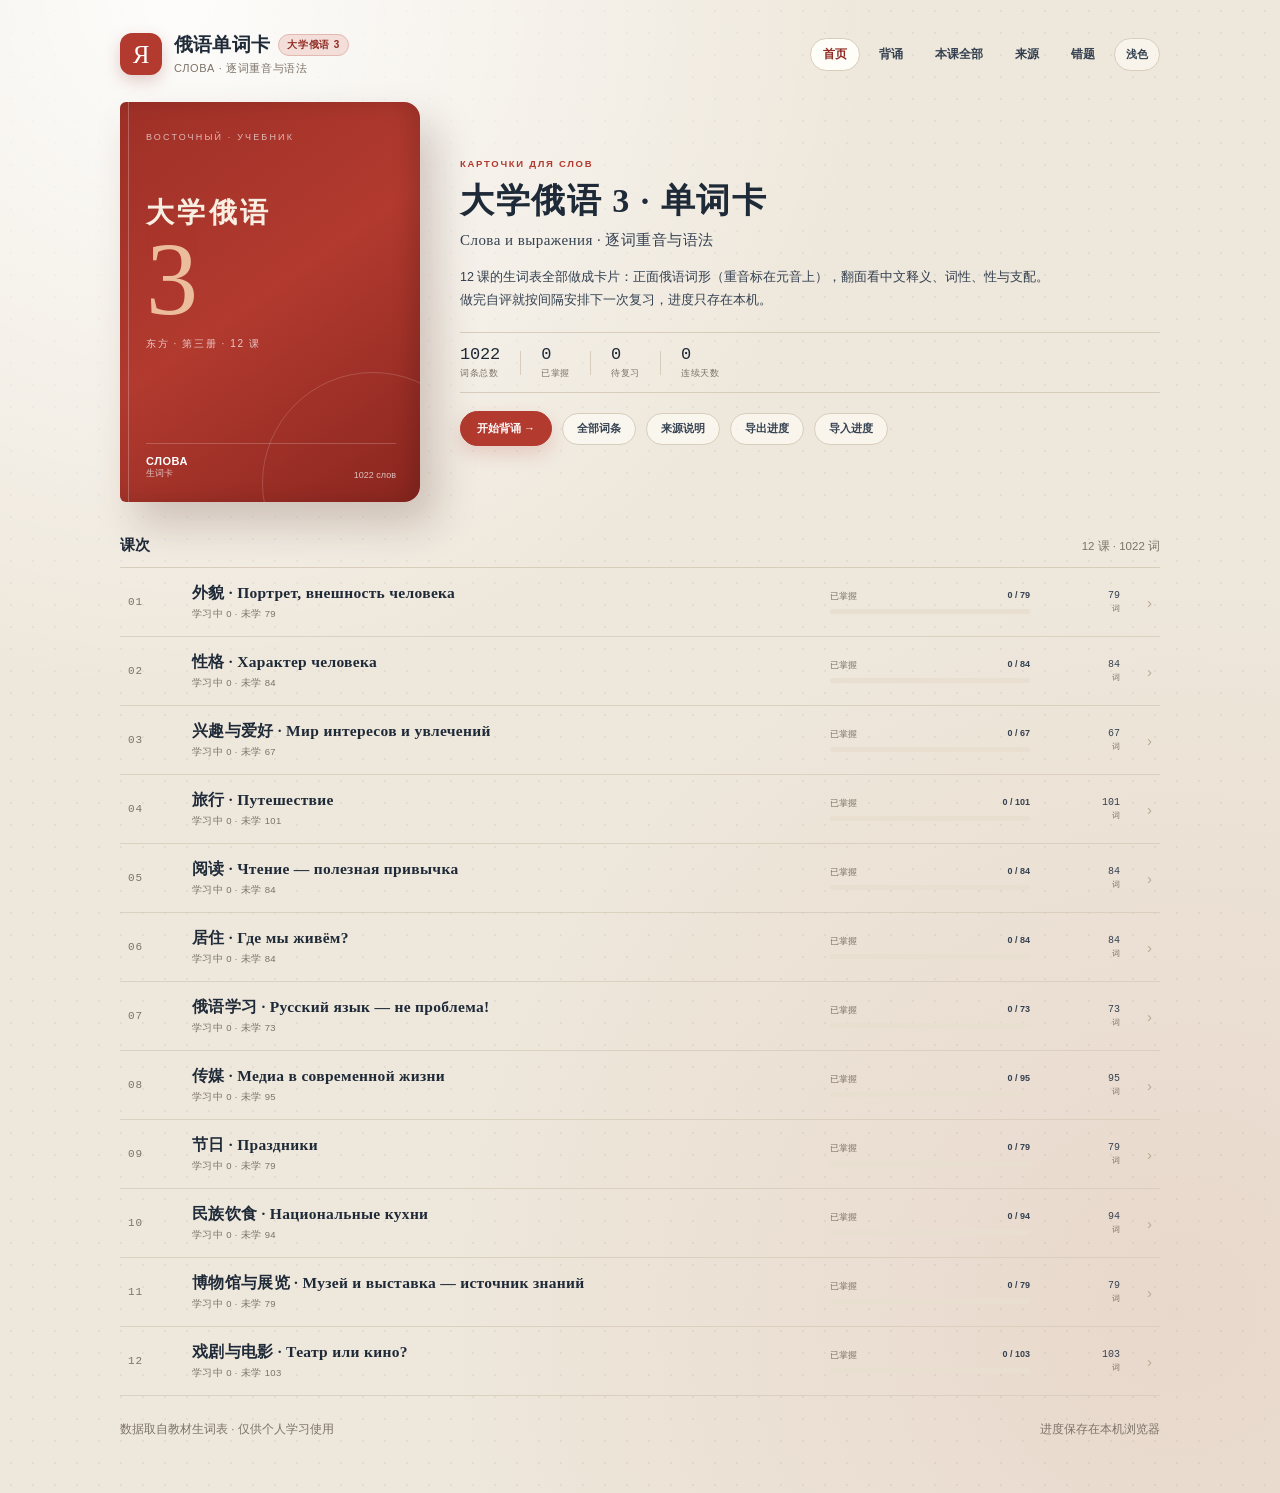
<file: index.html>
<!doctype html>
<html lang="zh-CN">
<head>
<meta charset="utf-8">
<meta name="viewport" content="width=device-width, initial-scale=1">
<script>try{var m=localStorage.getItem("rwc-theme")||"light";if(m==="dark"||(m==="auto"&&matchMedia("(prefers-color-scheme: dark)").matches))document.documentElement.setAttribute("data-theme","dark");}catch(e){}</script>
<meta name="theme-color" content="#eee7db">
<title>大学俄语 3 · 俄语单词卡</title>
<link rel="stylesheet" href="styles.css">
<link rel="icon" href="favicon.svg" type="image/svg+xml">
<link rel="manifest" href="manifest.webmanifest">
</head>
<body>
<div class="page">

  <header class="topbar">
    <div class="brand">
      <div class="brand-mark" aria-hidden="true">Я</div>
      <div class="brand-copy">
        <div class="brand-line">
          <h1>俄语单词卡</h1>
          <span class="alpha-badge">大学俄语 3</span>
        </div>
        <p>СЛОВА · 逐词重音与语法</p>
      </div>
    </div>
    <nav class="nav">
      <a href="index.html" class="active">首页</a>
      <a href="study.html">背诵</a>
      <a href="unit.html">本课全部</a>
      <a href="sources.html">来源</a>
      <a href="wrong.html">错题</a>
      <button type="button" class="theme-btn" data-theme-toggle>跟随系统</button>
    </nav>
  </header>

  <section class="hero">
    <div class="cover" aria-hidden="true">
      <div class="cover-kicker">ВОСТОЧНЫЙ · УЧЕБНИК</div>
      <div class="cover-title">大学俄语</div>
      <div class="cover-num">3</div>
      <div class="cover-edition">东方 · 第三册 · 12 课</div>
      <div class="cover-foot">
        <div><strong>СЛОВА</strong>生词卡</div>
        <div><span id="coverCount">1022</span> слов</div>
      </div>
    </div>

    <div class="book-copy">
      <div class="eyebrow">Карточки для слов</div>
      <h1>大学俄语 3 · 单词卡</h1>
      <p class="ru-line">Слова и выражения · 逐词重音与语法</p>
      <p class="book-desc">
        12 课的生词表全部做成卡片：正面俄语词形（重音标在元音上），翻面看中文释义、词性、性与支配。
        做完自评就按间隔安排下一次复习，进度只存在本机。
      </p>

      <div class="book-stats">
        <div class="stat"><b id="sTotal">0</b><span>词条总数</span></div>
        <span class="stat-sep"></span>
        <div class="stat"><b id="sDone">0</b><span>已掌握</span></div>
        <span class="stat-sep"></span>
        <div class="stat"><b id="sDue">0</b><span>待复习</span></div>
        <span class="stat-sep"></span>
        <div class="stat"><b id="sStreak">0</b><span>连续天数</span></div>
      </div>

      <div class="book-actions">
        <a class="primary-btn" href="study.html">开始背诵 →</a>
        <a class="ghost-btn" href="unit.html">全部词条</a>
        <a class="ghost-btn" href="sources.html">来源说明</a>
        <button type="button" class="ghost-btn" id="exportBtn">导出进度</button>
        <button type="button" class="ghost-btn" id="importBtn">导入进度</button>
        <input type="file" id="fileInput" accept="application/json,.json" hidden>
        <span class="io-hint" id="ioHint"></span>
      </div>
    </div>
  </section>

  <div class="section-title" style="margin-top:34px">
    <h2>课次</h2>
    <p class="section-count" id="lessonCount"></p>
  </div>
  <div class="unit-list" id="units"></div>

  <footer class="foot">
    <div>数据取自教材生词表 · 仅供个人学习使用</div>
    <div>进度保存在本机浏览器</div>
  </footer>
</div>

<script src="data/course.js"></script>
<script src="common.js"></script>
<script src="index.js"></script>
<script src="theme.js"></script>
<script src="pwa.js"></script>
</body>
</html>
</file>
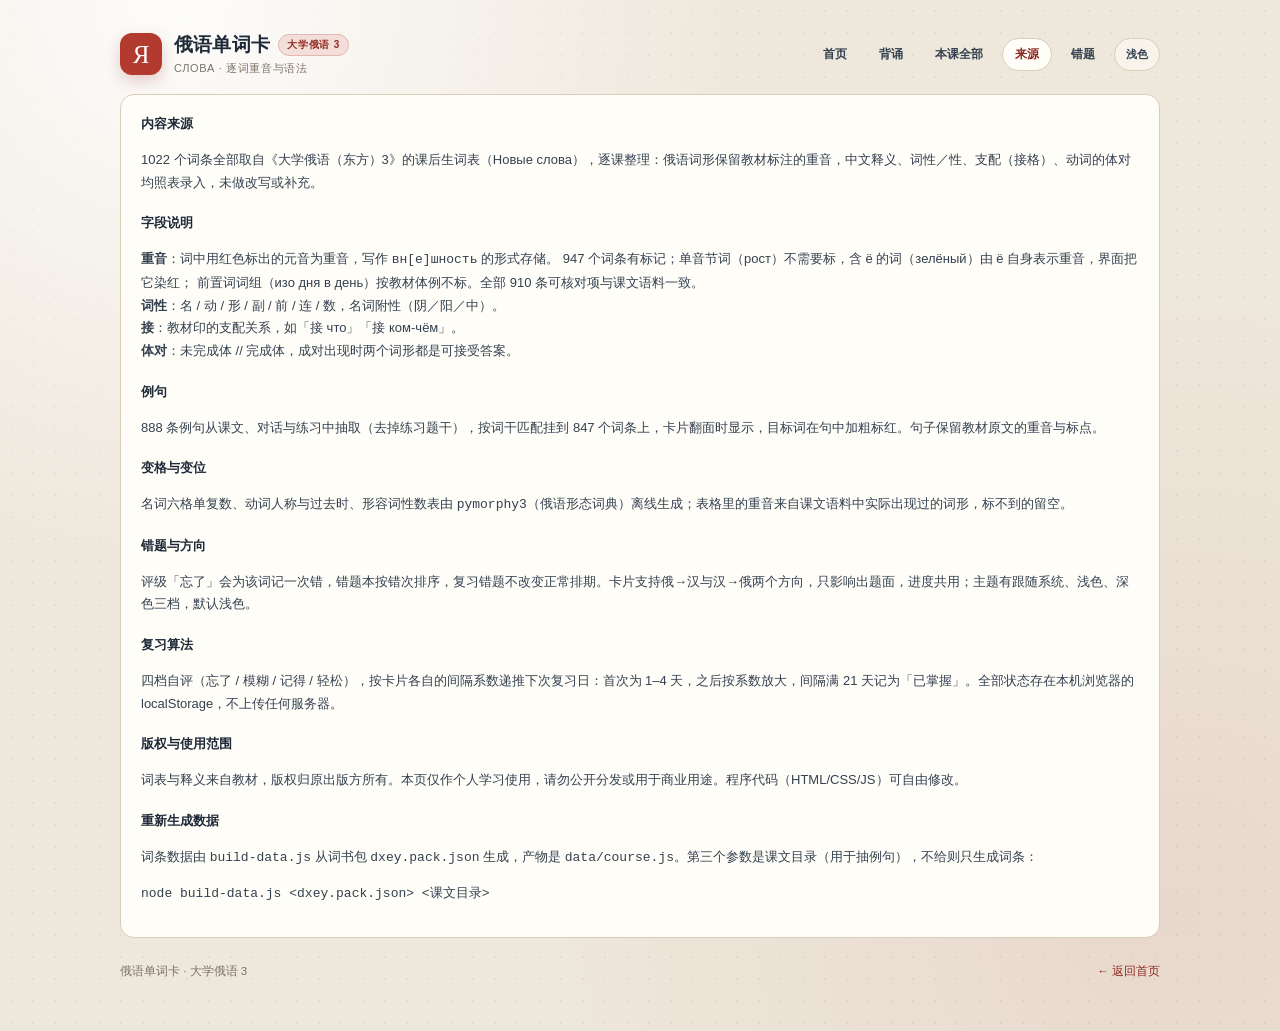
<file: sources.html>
<!doctype html>
<html lang="zh-CN">
<head>
<meta charset="utf-8">
<meta name="viewport" content="width=device-width, initial-scale=1">
<script>try{var m=localStorage.getItem("rwc-theme")||"light";if(m==="dark"||(m==="auto"&&matchMedia("(prefers-color-scheme: dark)").matches))document.documentElement.setAttribute("data-theme","dark");}catch(e){}</script>
<meta name="theme-color" content="#eee7db">
<title>来源与用法 · 俄语单词卡</title>
<link rel="stylesheet" href="styles.css">
<link rel="icon" href="favicon.svg" type="image/svg+xml">
<link rel="manifest" href="manifest.webmanifest">
</head>
<body>
<div class="page">

  <header class="topbar">
    <div class="brand">
      <div class="brand-mark" aria-hidden="true">Я</div>
      <div class="brand-copy">
        <div class="brand-line">
          <h1>俄语单词卡</h1>
          <span class="alpha-badge">大学俄语 3</span>
        </div>
        <p>СЛОВА · 逐词重音与语法</p>
      </div>
    </div>
    <nav class="nav">
      <a href="index.html">首页</a>
      <a href="study.html">背诵</a>
      <a href="unit.html">本课全部</a>
      <a href="sources.html" class="active">来源</a>
      <a href="wrong.html">错题</a>
      <button type="button" class="theme-btn" data-theme-toggle>跟随系统</button>
    </nav>
  </header>

  <div class="prose">
    <h3>内容来源</h3>
    <p>1022 个词条全部取自《大学俄语（东方）3》的课后生词表（Новые слова），逐课整理：俄语词形保留教材标注的重音，中文释义、词性／性、支配（接格）、动词的体对均照表录入，未做改写或补充。</p>

    <h3>字段说明</h3>
    <p><b>重音</b>：词中用红色标出的元音为重音，写作 <code>вн[е]шность</code> 的形式存储。
    947 个词条有标记；单音节词（рост）不需要标，含 ё 的词（зелёный）由 ё 自身表示重音，界面把它染红；
    前置词词组（изо дня в день）按教材体例不标。全部 910 条可核对项与课文语料一致。<br>
    <b>词性</b>：名 / 动 / 形 / 副 / 前 / 连 / 数，名词附性（阴／阳／中）。<br>
    <b>接</b>：教材印的支配关系，如「接 что」「接 ком-чём」。<br>
    <b>体对</b>：未完成体 // 完成体，成对出现时两个词形都是可接受答案。</p>

    <h3>例句</h3>
    <p>888 条例句从课文、对话与练习中抽取（去掉练习题干），按词干匹配挂到 847 个词条上，卡片翻面时显示，目标词在句中加粗标红。句子保留教材原文的重音与标点。</p>

    <h3>变格与变位</h3>
    <p>名词六格单复数、动词人称与过去时、形容词性数表由 <code>pymorphy3</code>（俄语形态词典）离线生成；表格里的重音来自课文语料中实际出现过的词形，标不到的留空。</p>

    <h3>错题与方向</h3>
    <p>评级「忘了」会为该词记一次错，错题本按错次排序，复习错题不改变正常排期。卡片支持俄→汉与汉→俄两个方向，只影响出题面，进度共用；主题有跟随系统、浅色、深色三档，默认浅色。</p>

    <h3>复习算法</h3>
    <p>四档自评（忘了 / 模糊 / 记得 / 轻松），按卡片各自的间隔系数递推下次复习日：首次为 1–4 天，之后按系数放大，间隔满 21 天记为「已掌握」。全部状态存在本机浏览器的 localStorage，不上传任何服务器。</p>

    <h3>版权与使用范围</h3>
    <p>词表与释义来自教材，版权归原出版方所有。本页仅作个人学习使用，请勿公开分发或用于商业用途。程序代码（HTML/CSS/JS）可自由修改。</p>

    <h3>重新生成数据</h3>
    <p>词条数据由 <code>build-data.js</code> 从词书包 <code>dxey.pack.json</code> 生成，产物是 <code>data/course.js</code>。第三个参数是课文目录（用于抽例句），不给则只生成词条：</p>
    <p><code>node build-data.js &lt;dxey.pack.json&gt; &lt;课文目录&gt;</code></p>
  </div>

  <footer class="foot">
    <div>俄语单词卡 · 大学俄语 3</div>
    <div><a href="index.html">← 返回首页</a></div>
  </footer>
</div>
<script src="theme.js"></script>
<script src="pwa.js"></script>
</body>
</html>
</file>
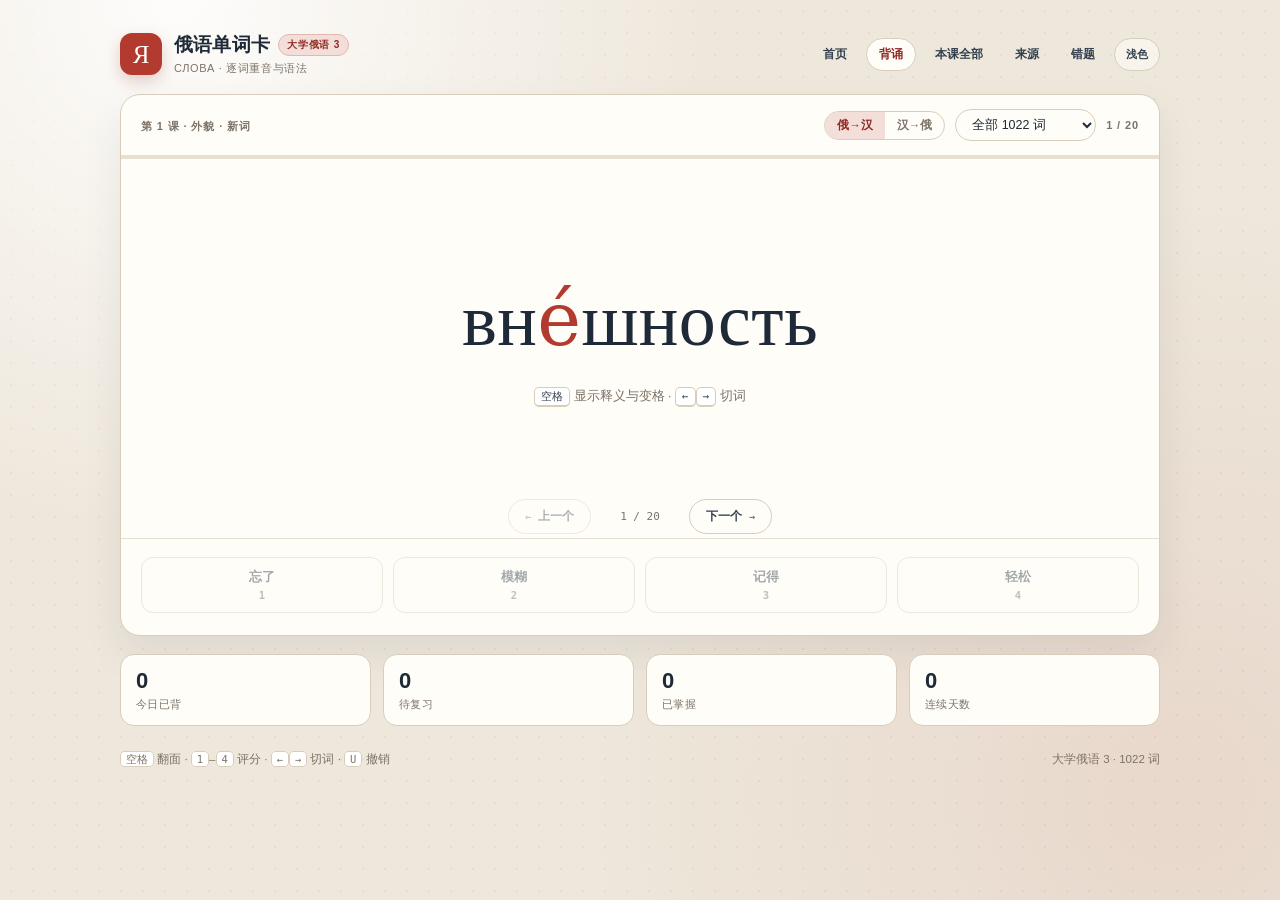
<file: study.html>
<!doctype html>
<html lang="zh-CN">
<head>
<meta charset="utf-8">
<meta name="viewport" content="width=device-width, initial-scale=1">
<script>try{var m=localStorage.getItem("rwc-theme")||"light";if(m==="dark"||(m==="auto"&&matchMedia("(prefers-color-scheme: dark)").matches))document.documentElement.setAttribute("data-theme","dark");}catch(e){}</script>
<meta name="theme-color" content="#eee7db">
<title>背诵 · 俄语单词卡</title>
<link rel="stylesheet" href="styles.css">
<link rel="icon" href="favicon.svg" type="image/svg+xml">
<link rel="manifest" href="manifest.webmanifest">
</head>
<body>
<div class="page">

  <header class="topbar">
    <div class="brand">
      <div class="brand-mark" aria-hidden="true">Я</div>
      <div class="brand-copy">
        <div class="brand-line">
          <h1>俄语单词卡</h1>
          <span class="alpha-badge">大学俄语 3</span>
        </div>
        <p>СЛОВА · 逐词重音与语法</p>
      </div>
    </div>
    <nav class="nav">
      <a href="index.html">首页</a>
      <a href="study.html" class="active">背诵</a>
      <a href="unit.html">本课全部</a>
      <a href="sources.html">来源</a>
      <a href="wrong.html">错题</a>
      <button type="button" class="theme-btn" data-theme-toggle>跟随系统</button>
    </nav>
  </header>

  <main class="stage">
    <div class="stage-head">
      <div>
        <span class="eyebrow" id="deckTag">第 1 课</span>
      </div>
      <div class="head-right">
        <div class="dir-switch" role="group" aria-label="学习方向">
          <button type="button" id="dirRu" class="active">俄→汉</button>
          <button type="button" id="dirZh">汉→俄</button>
        </div>
        <label class="sr-only" for="lessonSelect">选择课次</label>
        <select id="lessonSelect"></select>
        <span class="eyebrow" id="counter">0 / 0</span>
      </div>
    </div>

    <div class="progress" aria-hidden="true"><span id="progressBar"></span></div>

    <div class="card-area" id="cardArea">
      <p class="placeholder">正在载入词书…</p>
    </div>

    <div class="pager">
      <button type="button" id="prevBtn" aria-label="上一个单词"><kbd>←</kbd> 上一个</button>
      <span class="pos" id="pagerPos">— / —</span>
      <button type="button" id="nextBtn" aria-label="下一个单词">下一个 <kbd>→</kbd></button>
    </div>

    <div class="grades" id="grades">
      <button class="grade" data-g="1" disabled>忘了<kbd>1</kbd></button>
      <button class="grade" data-g="2" disabled>模糊<kbd>2</kbd></button>
      <button class="grade" data-g="3" disabled>记得<kbd>3</kbd></button>
      <button class="grade" data-g="4" disabled>轻松<kbd>4</kbd></button>
    </div>
  </main>

  <section class="stats">
    <div class="stat"><b id="statToday">0</b><span>今日已背</span></div>
    <div class="stat"><b id="statDue">0</b><span>待复习</span></div>
    <div class="stat"><b id="statDone">0</b><span>已掌握</span></div>
    <div class="stat"><b id="statStreak">0</b><span>连续天数</span></div>
  </section>

  <footer class="foot">
    <div><kbd>空格</kbd> 翻面 · <kbd>1</kbd>–<kbd>4</kbd> 评分 · <kbd>←</kbd><kbd>→</kbd> 切词 · <kbd>U</kbd> 撤销</div>
    <div id="bookTitle">大学俄语 3</div>
  </footer>
</div>

<script src="data/course.js"></script>
<script src="data/forms.js"></script>
<script src="common.js"></script>
<script src="study.js"></script>
<script src="theme.js"></script>
<script src="pwa.js"></script>
</body>
</html>
</file>
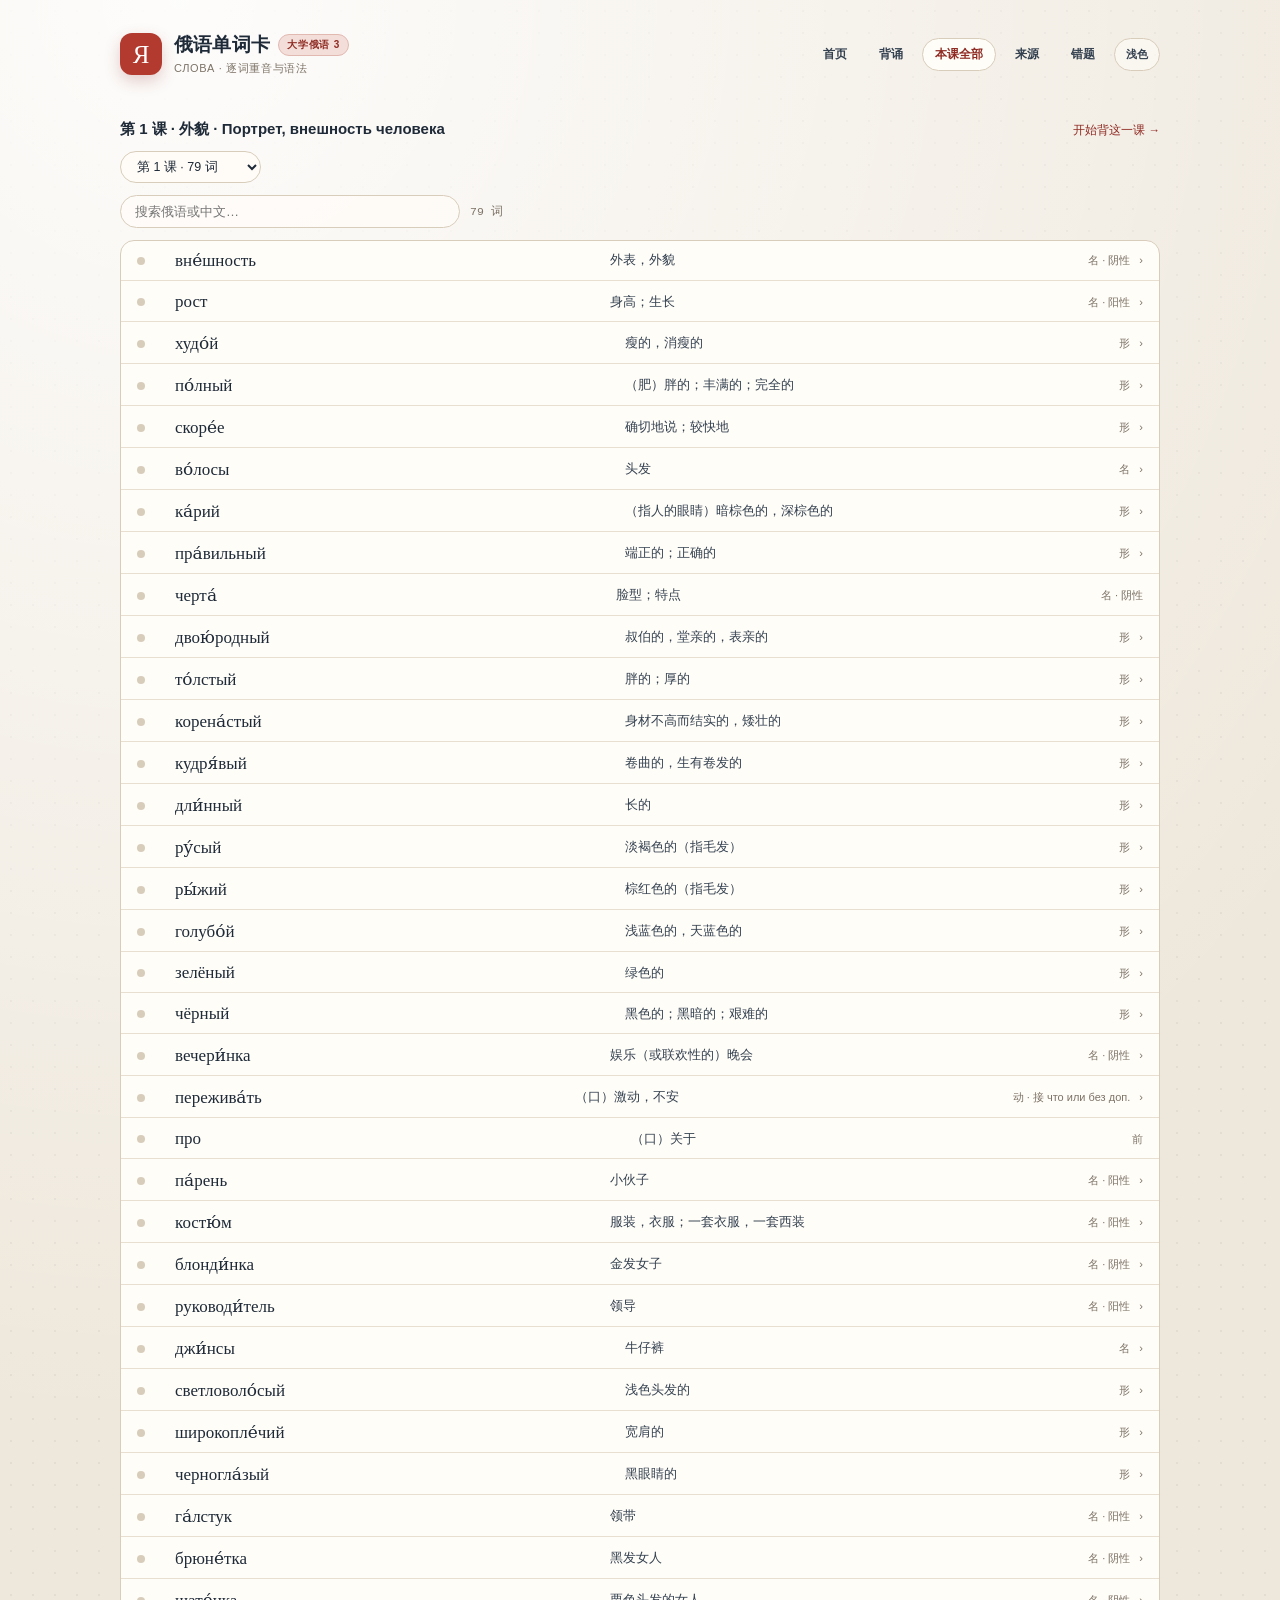
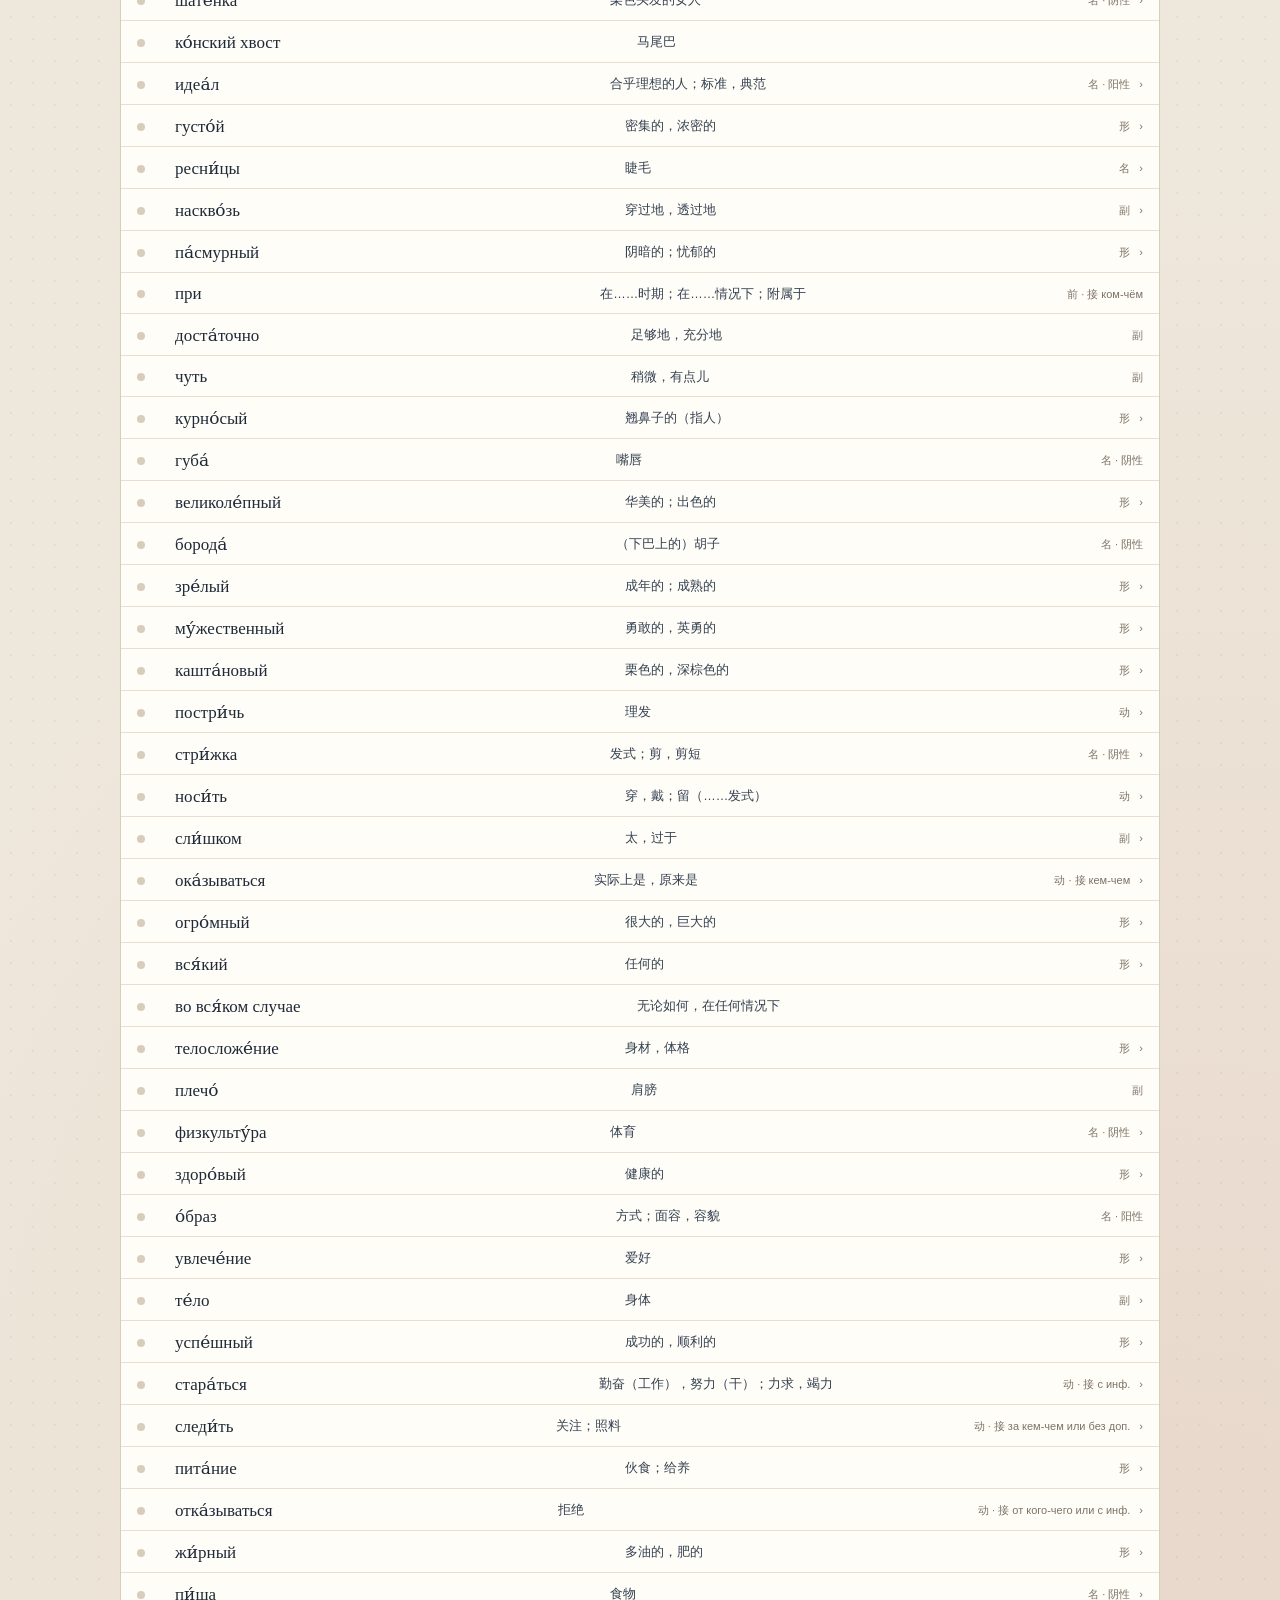
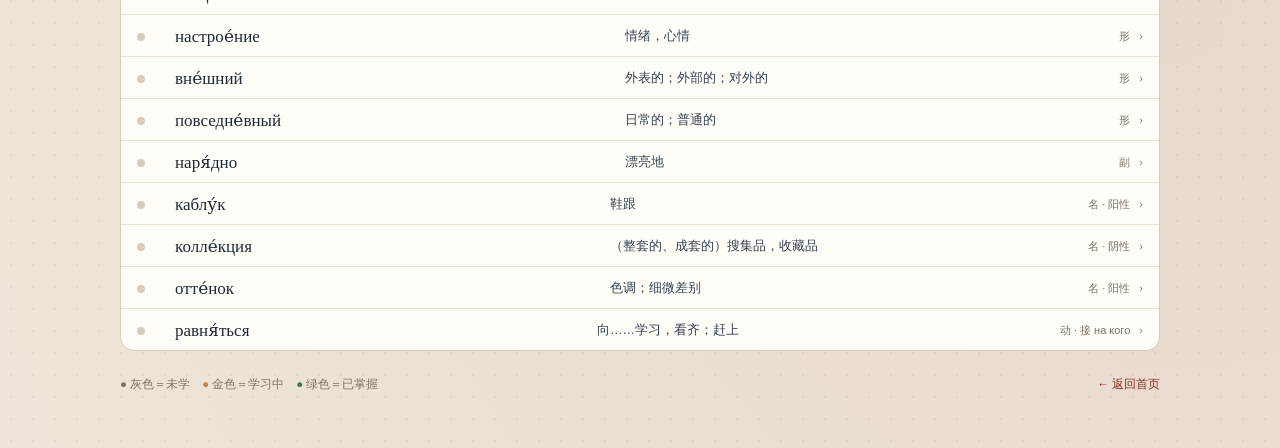
<file: unit.html>
<!doctype html>
<html lang="zh-CN">
<head>
<meta charset="utf-8">
<meta name="viewport" content="width=device-width, initial-scale=1">
<script>try{var m=localStorage.getItem("rwc-theme")||"light";if(m==="dark"||(m==="auto"&&matchMedia("(prefers-color-scheme: dark)").matches))document.documentElement.setAttribute("data-theme","dark");}catch(e){}</script>
<meta name="theme-color" content="#eee7db">
<title>本课全部 · 俄语单词卡</title>
<link rel="stylesheet" href="styles.css">
<link rel="icon" href="favicon.svg" type="image/svg+xml">
<link rel="manifest" href="manifest.webmanifest">
</head>
<body>
<div class="page">

  <header class="topbar">
    <div class="brand">
      <div class="brand-mark" aria-hidden="true">Я</div>
      <div class="brand-copy">
        <div class="brand-line">
          <h1>俄语单词卡</h1>
          <span class="alpha-badge">大学俄语 3</span>
        </div>
        <p>СЛОВА · 逐词重音与语法</p>
      </div>
    </div>
    <nav class="nav">
      <a href="index.html">首页</a>
      <a href="study.html">背诵</a>
      <a href="unit.html" class="active">本课全部</a>
      <a href="sources.html">来源</a>
      <a href="wrong.html">错题</a>
      <button type="button" class="theme-btn" data-theme-toggle>跟随系统</button>
    </nav>
  </header>

  <div class="section-title">
    <h2 id="unitTitle">本课全部</h2>
    <p><a href="index.html" id="studyLink">开始背这一课 →</a></p>
  </div>

  <div id="lessonPicker" class="head-right" style="margin:0 0 12px"></div>

  <div class="unit-search">
    <label class="sr-only" for="q">搜索本课单词</label>
    <input id="q" type="search" placeholder="搜索俄语或中文…" autocomplete="off">
    <span class="q-count" id="qCount"></span>
  </div>

  <div class="wordlist" id="words"></div>

  <footer class="foot">
    <div>● 灰色＝未学　<span style="color:var(--gold)">●</span> 金色＝学习中　<span style="color:var(--ok)">●</span> 绿色＝已掌握</div>
    <div><a href="index.html">← 返回首页</a></div>
  </footer>
</div>

<script src="data/course.js"></script>
<script src="data/forms.js"></script>
<script src="common.js"></script>
<script src="unit.js"></script>
<script src="theme.js"></script>
<script src="pwa.js"></script>
</body>
</html>
</file>
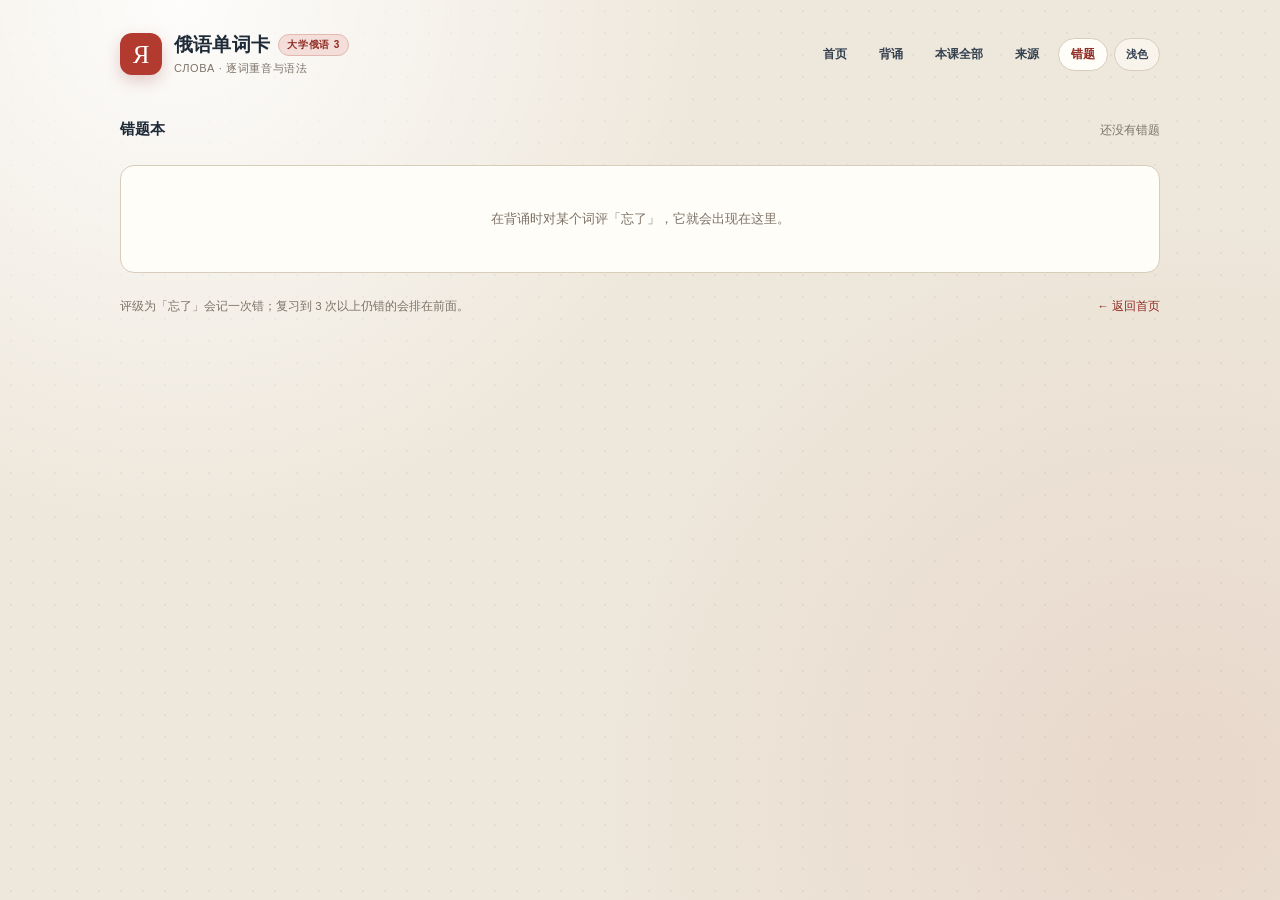
<file: wrong.html>
<!doctype html>
<html lang="zh-CN">
<head>
<meta charset="utf-8">
<meta name="viewport" content="width=device-width, initial-scale=1">
<script>try{var m=localStorage.getItem("rwc-theme")||"light";if(m==="dark"||(m==="auto"&&matchMedia("(prefers-color-scheme: dark)").matches))document.documentElement.setAttribute("data-theme","dark");}catch(e){}</script>
<meta name="theme-color" content="#eee7db">
<title>错题本 · 俄语单词卡</title>
<link rel="stylesheet" href="styles.css">
<link rel="icon" href="favicon.svg" type="image/svg+xml">
<link rel="manifest" href="manifest.webmanifest">
</head>
<body>
<div class="page">

  <header class="topbar">
    <div class="brand">
      <div class="brand-mark" aria-hidden="true">Я</div>
      <div class="brand-copy">
        <div class="brand-line">
          <h1>俄语单词卡</h1>
          <span class="alpha-badge">大学俄语 3</span>
        </div>
        <p>СЛОВА · 逐词重音与语法</p>
      </div>
    </div>
    <nav class="nav">
      <a href="index.html">首页</a>
      <a href="study.html">背诵</a>
      <a href="unit.html">本课全部</a>
      <a href="sources.html">来源</a>
      <a href="wrong.html" class="active">错题</a>
      <button type="button" class="theme-btn" data-theme-toggle>跟随系统</button>
    </nav>
  </header>

  <div class="section-title">
    <h2>错题本</h2>
    <p id="summary">—</p>
  </div>

  <div class="book-actions" style="margin:0 0 14px">
    <a class="primary-btn" href="study.html?wrong=1" id="reviewBtn">复习错题 →</a>
    <button type="button" class="ghost-btn" id="clearBtn">清除错题标记</button>
  </div>

  <div id="list" class="wordlist"></div>

  <footer class="foot">
    <div>评级为「忘了」会记一次错；复习到 3 次以上仍错的会排在前面。</div>
    <div><a href="index.html">← 返回首页</a></div>
  </footer>
</div>

<script src="data/course.js"></script>
<script src="data/forms.js"></script>
<script src="common.js"></script>
<script src="wrong.js"></script>
<script src="theme.js"></script>
<script src="pwa.js"></script>
</body>
</html>
</file>
<file: styles.css>
:root{
  --bg:#eee7db;
  --paper:#fffdf8;
  --ink:#1f2a38;
  --ink-soft:#344150;
  --muted:#7d7367;
  --line:#d8cdbb;
  --line-soft:#e8dfd1;
  --accent:#b23a2f;
  --accent-deep:#8f2b23;
  --accent-soft:#f3ded9;
  --gold:#b88a4f;
  --ok:#3d7a52;
  --ok-soft:#e2efe5;
  --warn:#a8752a;
  --ru-serif:"Times New Roman", Cambria, "Liberation Serif", serif;
  --zh-serif:"Noto Serif SC", "Source Han Serif SC", "Songti SC", STSong, SimSun, serif;
  --sans:"Segoe UI", "PingFang SC", "Microsoft YaHei", sans-serif;
  --mono:"Cascadia Mono", Consolas, "SFMono-Regular", monospace;
  /* 语义色（暗色模式下整体替换） */
  --line-strong:#c9b7a0;
  --paper-2:#ffffff;
  --tint:rgba(238,231,219,.55);
  --tint-strong:rgba(238,231,219,.5);
  --tint-weak:rgba(238,231,219,.28);
  --accent-line:#e2b9b1;
  --bad-bg:#fbeeec;  --bad-line:#e0b4ad;
  --warn-bg:#fdf3e2; --warn-line:#e3c9a0;
  --ok-bg:#eef4ec;   --ok-line:#c2d8c6;
  --ok-bg2:#e6f0e8;  --ok-line2:#b3cdb8;
  --dot-idle:#d8cdbb;
}
*{box-sizing:border-box}
html{min-height:100%}
body{
  margin:0;min-height:100vh;color:var(--ink);font-family:var(--sans);
  background-color:var(--bg);
  background-image:
    radial-gradient(circle at 14% 0%, rgba(255,255,255,.9), transparent 38%),
    radial-gradient(circle at 92% 88%, rgba(178,58,47,.09), transparent 42%),
    radial-gradient(rgba(31,42,56,.055) 1px, transparent 1px);
  background-size:auto, auto, 22px 22px;
  -webkit-font-smoothing:antialiased;
}
a{color:var(--accent-deep);text-decoration:none}
a:hover{text-decoration:underline}

.page{max-width:1080px;margin:0 auto;padding:22px 20px 56px}

/* 顶栏 */
.topbar{display:flex;align-items:center;justify-content:space-between;gap:16px;padding:10px 0 18px;flex-wrap:wrap}
.brand{display:flex;align-items:center;gap:12px}
.brand-mark{
  width:42px;height:42px;border-radius:12px;background:var(--accent);color:#fff;
  display:grid;place-items:center;font-family:var(--ru-serif);font-size:25px;line-height:1;
  box-shadow:0 6px 16px rgba(143,43,35,.22);
}
.brand-line{display:flex;align-items:center;gap:8px}
.brand h1{margin:0;font-size:19px;font-weight:650;letter-spacing:.01em}
.alpha-badge{
  font-size:10px;font-weight:700;letter-spacing:.08em;color:var(--accent-deep);
  background:var(--accent-soft);border:1px solid var(--accent-line);border-radius:999px;padding:3px 8px;
}
.brand p{margin:3px 0 0;font-size:11px;color:var(--muted);letter-spacing:.06em}

.nav{display:flex;gap:6px;flex-wrap:wrap}
.nav a{
  font-size:12px;font-weight:600;color:var(--ink-soft);padding:7px 12px;border-radius:999px;
  border:1px solid transparent;
}
.nav a:hover{background:rgba(255,253,248,.7);border-color:var(--line);text-decoration:none}
.nav a.active{background:var(--paper);border-color:var(--line);color:var(--accent-deep)}

/* 卡片舞台 */
.stage{background:var(--paper);border:1px solid var(--line);border-radius:20px;box-shadow:0 18px 40px rgba(31,42,56,.08);overflow:hidden}
.stage-head{display:flex;align-items:center;justify-content:space-between;gap:14px;padding:14px 20px;border-bottom:1px solid var(--line-soft);flex-wrap:wrap}
.eyebrow{font-size:11px;font-weight:700;letter-spacing:.08em;color:var(--muted)}
.head-right{display:flex;align-items:center;gap:10px;flex-wrap:wrap}
select{
  font-family:var(--sans);font-size:12.5px;color:var(--ink);background:rgba(255,253,248,.9);
  border:1px solid var(--line);border-radius:999px;padding:7px 12px;cursor:pointer;
}
select:focus-visible{outline:2px solid var(--accent);outline-offset:2px}

.progress{height:3px;background:var(--line-soft)}
.progress span{display:block;height:100%;width:0;background:var(--accent);transition:width .35s ease}

.card-area{padding:34px 26px 8px;min-height:340px;display:flex;flex-direction:column;justify-content:center;align-items:center;text-align:center}
.word{
  font-family:var(--ru-serif);font-size:clamp(40px, 7.4vw, 74px);line-height:1.12;
  letter-spacing:.005em;margin:0;color:var(--ink);word-break:break-word;
}
.word .accent{color:var(--accent);position:relative}
.alt{font-family:var(--ru-serif);font-size:clamp(18px,2.4vw,24px);color:var(--muted);margin:14px 0 0}
.meaning{
  font-family:var(--zh-serif);font-size:clamp(20px,2.9vw,28px);line-height:1.5;margin:22px 0 0;color:var(--ink);
}
.grammar{margin:16px 0 0;display:flex;gap:8px;flex-wrap:wrap;justify-content:center}
.chip{
  font-size:11.5px;color:var(--ink-soft);background:var(--tint);border:1px solid var(--line-soft);
  border-radius:999px;padding:4px 10px;
}
.hint{margin:26px 0 0;font-size:12.5px;color:var(--muted)}
.hint kbd{
  font-family:var(--mono);font-size:11px;background:var(--paper-2);border:1px solid var(--line);border-bottom-width:2px;
  border-radius:5px;padding:2px 6px;color:var(--ink-soft);
}
.placeholder{color:var(--muted);font-size:14px}

/* 评分条 */
.grades{display:grid;grid-template-columns:repeat(4,1fr);gap:10px;padding:18px 20px 22px;border-top:1px solid var(--line-soft)}
.grade{
  border:1px solid var(--line);background:rgba(255,253,248,.85);border-radius:12px;padding:11px 8px;cursor:pointer;
  font-family:var(--sans);font-size:12.5px;font-weight:600;color:var(--ink-soft);display:flex;flex-direction:column;gap:3px;align-items:center;
  transition:transform .12s ease, box-shadow .12s ease, background .12s ease;
}
.grade:hover{transform:translateY(-1px);box-shadow:0 8px 18px rgba(31,42,56,.08)}
.grade kbd{font-family:var(--mono);font-size:10.5px;color:var(--muted)}
.grade[data-g="1"]:hover{background:var(--bad-bg);border-color:var(--bad-line);color:var(--accent-deep)}
.grade[data-g="2"]:hover{background:var(--warn-bg);border-color:var(--warn-line);color:var(--warn)}
.grade[data-g="3"]:hover{background:var(--ok-bg);border-color:var(--ok-line);color:var(--ok)}
.grade[data-g="4"]:hover{background:var(--ok-bg2);border-color:var(--ok-line2);color:var(--ok)}
.grade:disabled{opacity:.45;cursor:not-allowed;transform:none;box-shadow:none}

/* 统计 */
.stats{display:grid;grid-template-columns:repeat(4,1fr);gap:12px;margin:18px 0 0}
.stat{background:var(--paper);border:1px solid var(--line);border-radius:14px;padding:13px 15px}
.stat b{display:block;font-size:22px;font-weight:650;letter-spacing:-.01em}
.stat span{font-size:11px;color:var(--muted);letter-spacing:.04em}

/* 目录 / 列表 */
.section-title{display:flex;align-items:baseline;justify-content:space-between;margin:26px 0 12px}
.section-title h2{margin:0;font-size:15px;font-weight:650}
.section-title p{margin:0;font-size:11.5px;color:var(--muted)}

.lesson-list{display:grid;gap:9px}
.lesson{
  display:grid;grid-template-columns:44px 1fr auto;align-items:center;gap:14px;
  background:var(--paper);border:1px solid var(--line);border-radius:13px;padding:12px 16px;
  color:inherit;transition:box-shadow .12s ease,border-color .12s ease;
}
.lesson:hover{text-decoration:none;border-color:#cbbfa8;box-shadow:0 10px 22px rgba(31,42,56,.07)}
.lesson .no{font-family:var(--mono);font-size:12px;color:var(--muted)}
.lesson .title{font-size:13.5px;font-weight:600}
.lesson .sub{font-size:11.5px;color:var(--muted);margin-top:2px}
.lesson .count{font-family:var(--mono);font-size:11.5px;color:var(--muted)}
.bar{height:5px;border-radius:999px;background:var(--line-soft);overflow:hidden;margin-top:7px;max-width:260px}
.bar span{display:block;height:100%;background:var(--ok)}

.wordlist{display:grid;gap:2px;background:var(--paper);border:1px solid var(--line);border-radius:14px;overflow:hidden}
.row{display:grid;grid-template-columns:26px 1fr 1.1fr auto;gap:12px;align-items:center;padding:9px 16px;border-bottom:1px solid var(--line-soft);font-size:13px}
.row:last-child{border-bottom:0}
.row .ru{font-family:var(--ru-serif);font-size:17px}
.row .zh{color:var(--ink-soft);font-size:12.5px}
.row .meta{font-size:11px;color:var(--muted);white-space:nowrap}
.dot{width:8px;height:8px;border-radius:50%;background:var(--line);display:inline-block}
.dot.ok{background:var(--ok)}
.dot.learn{background:var(--gold)}

.empty{padding:44px 20px;text-align:center;color:var(--muted);font-size:13px}

.foot{margin:26px 0 0;display:flex;gap:16px;flex-wrap:wrap;justify-content:space-between;font-size:11.5px;color:var(--muted)}
.foot kbd{font-family:var(--mono);font-size:10.5px;background:var(--paper-2);border:1px solid var(--line);border-radius:4px;padding:1px 5px}

.note{background:var(--accent-soft);border:1px solid var(--accent-line);border-radius:12px;padding:12px 15px;font-size:12.5px;color:var(--accent-deep);margin:16px 0}
.prose{background:var(--paper);border:1px solid var(--line);border-radius:14px;padding:18px 20px;font-size:13px;line-height:1.75;color:var(--ink-soft)}
.prose h3{margin:18px 0 8px;font-size:13px;color:var(--ink)}
.prose h3:first-child{margin-top:0}

@media (max-width:720px){
  .page{padding:16px 14px 44px}
  .stats{grid-template-columns:repeat(2,1fr)}
  .grades{grid-template-columns:repeat(2,1fr)}
  .row{grid-template-columns:20px 1fr auto;gap:8px}
  .row .zh{display:none}
  .lesson{grid-template-columns:34px 1fr auto;gap:10px;padding:11px 13px}
}
@media (prefers-reduced-motion:reduce){*{transition:none !important;animation:none !important}}

/* ── 书首页 ───────────────────────────────────────── */
.hero{display:grid;grid-template-columns:300px minmax(0,1fr);gap:40px;align-items:center;margin:8px 0 6px}
.cover{
  position:relative;height:400px;border-radius:6px 16px 16px 6px;padding:30px 26px 24px;color:#f8eee2;overflow:hidden;
  background:linear-gradient(145deg,#9f3027 0%,#b23a2f 48%,#8a261f 100%);
  box-shadow:16px 22px 40px rgba(76,37,28,.22), inset -10px 0 20px rgba(0,0,0,.13);
}
.cover::before{content:"";position:absolute;left:8px;top:0;bottom:0;width:1px;background:rgba(255,255,255,.25)}
.cover::after{content:"";position:absolute;right:-64px;bottom:-92px;width:220px;height:220px;border:1px solid rgba(255,255,255,.16);border-radius:50%}
.cover-kicker{font-size:9px;letter-spacing:.24em;color:rgba(255,255,255,.65)}
.cover-title{margin:52px 0 0;font-family:var(--zh-serif);font-size:28px;font-weight:600;letter-spacing:.12em;line-height:1.35}
.cover-num{margin-top:4px;font-family:var(--ru-serif);font-size:104px;line-height:.82;color:#f1c9a7;opacity:.92}
.cover-edition{margin-top:16px;font-size:10px;letter-spacing:.16em;color:rgba(255,255,255,.72)}
.cover-foot{position:absolute;left:26px;right:24px;bottom:22px;display:flex;justify-content:space-between;align-items:flex-end;border-top:1px solid rgba(255,255,255,.2);padding-top:11px;font-size:9px;color:rgba(255,255,255,.7)}
.cover-foot strong{display:block;font-weight:600;color:#fff;font-size:11px;letter-spacing:.05em}

.book-copy{min-width:0}
.book-copy .eyebrow{color:var(--accent);font-size:9.5px;font-weight:800;letter-spacing:.18em;text-transform:uppercase}
.book-copy h1{margin:9px 0 0;font-family:var(--zh-serif);font-size:34px;font-weight:600;letter-spacing:.045em}
.book-copy .ru-line{margin:7px 0 0;font-family:var(--ru-serif);color:var(--ink-soft);font-size:15px;letter-spacing:.03em}
.book-desc{margin:16px 0 0;max-width:600px;color:var(--ink-soft);font-size:12.5px;line-height:1.85}
.book-stats{display:flex;align-items:center;gap:20px;margin-top:20px;padding:12px 0;border-top:1px solid var(--line);border-bottom:1px solid var(--line)}
.book-stats .stat{display:flex;flex-direction:column;gap:3px;background:none;border:0;padding:0}
.book-stats .stat b{font-family:var(--mono);font-size:17px;font-weight:500}
.book-stats .stat span{color:var(--muted);font-size:9px;letter-spacing:.07em}
.stat-sep{width:1px;height:24px;background:var(--line)}
.book-actions{display:flex;align-items:center;gap:10px;flex-wrap:wrap;margin-top:18px}
.primary-btn{
  border:1px solid var(--accent);border-radius:999px;background:var(--accent);color:#fff;
  padding:9px 16px;font-size:11px;font-weight:700;cursor:pointer;text-decoration:none;
  display:inline-flex;align-items:center;box-shadow:0 8px 18px rgba(178,58,47,.18);
}
.primary-btn:hover{background:var(--accent-deep);text-decoration:none}
.ghost-btn{
  border:1px solid var(--line);border-radius:999px;background:rgba(255,253,248,.65);color:var(--ink-soft);
  padding:8px 14px;font-size:10.5px;font-weight:600;cursor:pointer;text-decoration:none;display:inline-flex;
}
.ghost-btn:hover{background:var(--paper);text-decoration:none}

.unit-list{border-top:1px solid var(--line);margin-top:4px}
.unit-row{
  display:grid;grid-template-columns:48px minmax(0,1fr) 200px 74px 16px;gap:16px;align-items:center;
  padding:15px 8px;border-bottom:1px solid rgba(216,204,186,.8);text-decoration:none;color:inherit;
  transition:background .16s, padding .16s;
}
.unit-row:hover{background:rgba(255,253,248,.55);padding-left:14px;padding-right:14px;text-decoration:none}
.unit-no{font-family:var(--mono);font-size:11px;color:var(--muted);letter-spacing:.08em}
.unit-title{display:block;font-family:var(--zh-serif);font-size:15.5px;font-weight:600;letter-spacing:.02em}
.unit-sub{display:block;margin-top:4px;color:var(--muted);font-size:9.5px;letter-spacing:.04em}
.unit-progress{display:flex;flex-direction:column;gap:6px}
.unit-progress-line{display:flex;justify-content:space-between;color:var(--muted);font-size:9px}
.unit-progress-line b{color:var(--ink-soft);font-weight:600}
.unit-progress .bar{margin:0;max-width:none}
.unit-progress .bar span{background:linear-gradient(90deg,var(--accent),#ce7a5f)}
.unit-count{text-align:right;font-family:var(--mono);font-size:10px;color:var(--ink-soft);line-height:1.4}
.unit-count span{display:block;color:var(--muted);font-size:8px;letter-spacing:.06em}
.unit-arrow{font-size:15px;color:#b9ab96;text-align:right}

/* ── 卡片翻页按钮 ─────────────────────────────────── */
.pager{display:flex;align-items:center;justify-content:center;gap:10px;padding:0 20px 4px}
.pager button{
  border:1px solid var(--line);background:rgba(255,253,248,.85);border-radius:999px;
  padding:8px 16px;font-size:12px;color:var(--ink-soft);cursor:pointer;font-weight:600;
  display:inline-flex;align-items:center;gap:7px;transition:background .14s,border-color .14s,transform .14s;
}
.pager button:hover:not(:disabled){background:var(--paper);border-color:var(--line-strong);transform:translateY(-1px)}
.pager button:disabled{opacity:.4;cursor:not-allowed}
.pager kbd{font-family:var(--mono);font-size:10px;color:var(--muted)}
.pager .pos{font-family:var(--mono);font-size:11px;color:var(--muted);min-width:78px;text-align:center}

@media (max-width:900px){
  .hero{grid-template-columns:1fr;gap:22px}
  .cover{height:260px}
  .cover-num{font-size:76px}
  .cover-title{margin-top:26px;font-size:22px}
  .unit-row{grid-template-columns:36px minmax(0,1fr) 110px 16px;gap:10px}
  .unit-count{display:none}
}

/* 无障碍：仅读屏可见 */
.sr-only{position:absolute;width:1px;height:1px;padding:0;margin:-1px;overflow:hidden;clip:rect(0,0,0,0);white-space:nowrap;border:0}

/* 本课搜索 */
.unit-search{display:flex;align-items:center;gap:10px;margin:0 0 12px}
.unit-search input{
  flex:1;max-width:340px;border:1px solid var(--line);border-radius:999px;background:rgba(255,253,248,.75);
  padding:8px 14px;font-size:13px;font-family:var(--sans);color:var(--ink);outline:none;
}
.unit-search input:focus{border-color:var(--line-strong);box-shadow:0 0 0 3px rgba(178,58,47,.08)}
.unit-search .q-count{font-size:11.5px;color:var(--muted);font-family:var(--mono)}
.row.hidden{display:none}

.io-hint{font-size:11px;color:var(--ok);align-self:center}
.io-hint.err{color:var(--accent-deep)}

/* 例句 */
.examples{margin:18px 0 0;max-width:640px;text-align:left}
.examples .ex-label{font-size:11px;color:var(--muted);letter-spacing:.08em;margin-bottom:4px}
.examples p{margin:0 0 8px;font-family:var(--ru-serif);font-size:15.5px;line-height:1.65;color:var(--ink-soft)}
.examples b.ex-w{color:var(--accent);font-weight:600;border-bottom:1px solid rgba(178,58,47,.35)}

/* 变格 / 变位表 */
.forms-wrap{margin:16px 0 0;max-width:640px;text-align:left}
.forms-label{font-size:11px;color:var(--muted);letter-spacing:.08em;margin-bottom:6px}
.forms-inf{font-family:var(--ru-serif);font-size:13.5px;color:var(--ink-soft);margin-bottom:6px}
table.forms{border-collapse:collapse;width:100%;font-family:var(--ru-serif);font-size:14px;margin-bottom:10px}
table.forms th,table.forms td{border:1px solid var(--line-soft);padding:5px 10px;text-align:left;white-space:nowrap}
table.forms th{background:var(--tint-strong);font-family:var(--sans);font-size:10.5px;font-weight:600;color:var(--muted);letter-spacing:.04em}
table.forms td.row-h,table.forms th.row-h{font-family:var(--sans);font-size:10.5px;color:var(--muted);background:var(--tint-weak);width:64px}
table.forms td{color:var(--ink)}


/* ── 暗色主题 ─────────────────────────────────────── */
html[data-theme="dark"]{
  --bg:#141518;
  --paper:#1c1e22;
  --ink:#ece8e0;
  --ink-soft:#cfc9c0;
  --muted:#8e8a83;
  --line:#2a2d33;
  --line-soft:#24272c;
  --accent:#e0736a;
  --accent-deep:#f09387;
  --accent-soft:#33231f;
  --gold:#c9a06a;
  --ok:#8ac2a0;
  --ok-soft:#1f2b23;
  --warn:#d9a657;
  --line-strong:#3a3d44;
  --paper-2:#25282e;
  --tint:rgba(255,255,255,.06);
  --tint-strong:rgba(255,255,255,.055);
  --tint-weak:rgba(255,255,255,.035);
  --accent-line:#4a2f2b;
  --bad-bg:#2b1f1d; --bad-line:#5a3733;
  --warn-bg:#2a2418; --warn-line:#4d4126;
  --ok-bg:#1e2a22;   --ok-line:#33513f;
  --ok-bg2:#1b2620;  --ok-line2:#2d4a39;
  --dot-idle:#3a3d44;
}
html[data-theme="dark"] body{
  background-image:
    radial-gradient(circle at 14% 0%, rgba(255,255,255,.05), transparent 38%),
    radial-gradient(circle at 92% 88%, rgba(224,115,106,.06), transparent 42%),
    radial-gradient(rgba(255,255,255,.035) 1px, transparent 1px);
}
html[data-theme="dark"] .stage,
html[data-theme="dark"] .stat,
html[data-theme="dark"] .lesson,
html[data-theme="dark"] .prose,
html[data-theme="dark"] .wordlist{box-shadow:0 18px 40px rgba(0,0,0,.35)}
html[data-theme="dark"] .brand-mark{box-shadow:0 6px 16px rgba(0,0,0,.4)}
html[data-theme="dark"] .cover{
  background:linear-gradient(145deg,#7d2a23 0%,#a03429 48%,#6d1f19 100%);
  box-shadow:16px 22px 40px rgba(0,0,0,.45), inset -10px 0 20px rgba(0,0,0,.28);
}
html[data-theme="dark"] .grade,
html[data-theme="dark"] .pager button,
html[data-theme="dark"] .ghost-btn,
html[data-theme="dark"] .unit-search input,
html[data-theme="dark"] select,
html[data-theme="dark"] .nav a:hover{background:rgba(255,255,255,.045)}
html[data-theme="dark"] .nav a.active{background:rgba(255,255,255,.08)}
html[data-theme="dark"] kbd{background:#25282e;color:var(--ink-soft)}
html[data-theme="dark"] .grade kbd,
html[data-theme="dark"] .pager kbd{background:transparent}
html[data-theme="dark"] .examples b.ex-w{border-bottom-color:rgba(224,115,106,.4)}
html[data-theme="dark"] table.forms th{background:rgba(255,255,255,.05)}
html[data-theme="dark"] table.forms td.row-h,
html[data-theme="dark"] table.forms th.row-h{background:rgba(255,255,255,.03)}
html[data-theme="dark"] .hint kbd{background:#25282e}
html[data-theme="dark"] .io-hint{color:var(--ok)}

/* 主题切换按钮 */
.theme-btn{
  border:1px solid var(--line);border-radius:999px;background:rgba(255,253,248,.6);
  color:var(--ink-soft);font-family:var(--sans);font-size:11px;font-weight:600;
  padding:6px 11px;cursor:pointer;display:inline-flex;align-items:center;gap:6px;
}
.theme-btn:hover{background:var(--paper)}
html[data-theme="dark"] .theme-btn{background:rgba(255,255,255,.05)}
html[data-theme="dark"] .theme-btn:hover{background:rgba(255,255,255,.1)}

/* 方向切换 */
.dir-switch{display:inline-flex;border:1px solid var(--line);border-radius:999px;overflow:hidden;background:var(--paper)}
.dir-switch button{
  border:0;background:transparent;color:var(--muted);font-family:var(--sans);font-size:11.5px;font-weight:600;
  padding:6px 12px;cursor:pointer;
}
.dir-switch button.active{background:var(--accent-soft);color:var(--accent-deep)}

/* 汉→俄：题干是中文 */
.word.zh-prompt{
  font-family:var(--zh-serif);font-size:clamp(28px,4.6vw,46px);line-height:1.35;letter-spacing:.02em;
}

/* 错题本 */
.wrong-row{grid-template-columns:26px 1fr 1fr auto}
.wrong-row .meta{color:var(--muted)}
@media (max-width:720px){.wrong-row{grid-template-columns:20px 1fr auto}}

/* 本课全部：可展开的词条 */
.u-item{border-bottom:1px solid var(--line-soft)}
.u-item:last-child{border-bottom:0}
.u-item.hidden{display:none}
.u-item .row{border-bottom:0}
.u-item .row.expandable{cursor:pointer}
.u-item .row.expandable:hover{background:var(--tint-weak)}
.u-item.open{background:var(--tint-weak)}
.row-detail{padding:0 16px 14px 42px}
.row-detail[hidden]{display:none}
.chev{display:inline-block;margin-left:6px;color:var(--muted);transition:transform .15s}
.u-item.open .chev{transform:rotate(90deg)}
@media (max-width:720px){.row-detail{padding:0 12px 12px 30px}}
</file>
